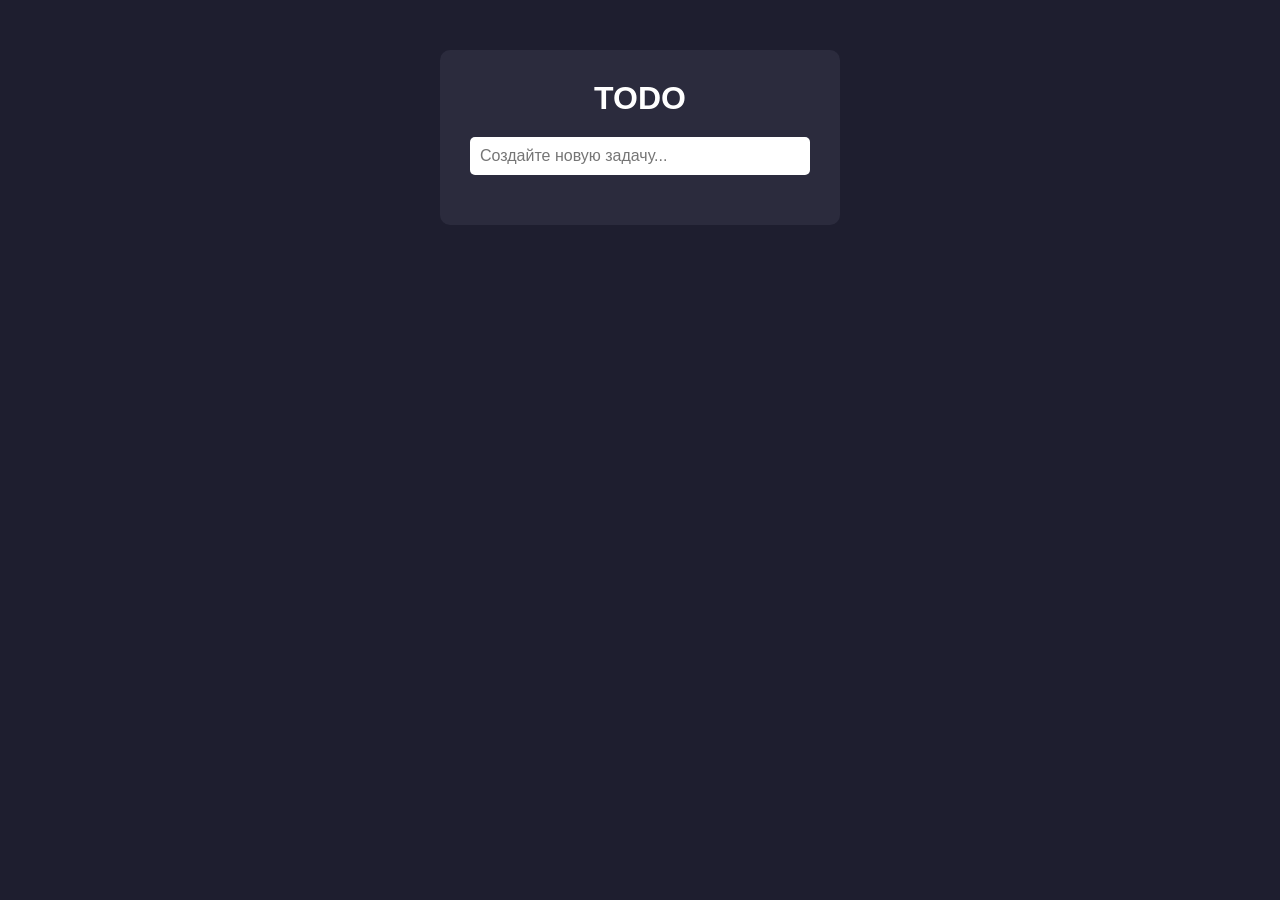
<file: control_work_1/index.html>
<!DOCTYPE html>
<html lang="en">
<head>
    <meta charset="UTF-8">
    <meta name="viewport" content="width=device-width, initial-scale=1.0">
    <title>Document</title>
    <link rel="stylesheet" href="./style.css">
</head>
<body>
 
 <div class="todo-app">

    <h1>TODO</h1>
    <input type="text" id="newTask" placeholder="Создайте новую задачу...">
    <ul id="taskList"></ul>
  </div>


    <script src="./main.js"></script>
</body>
</html>
</file>
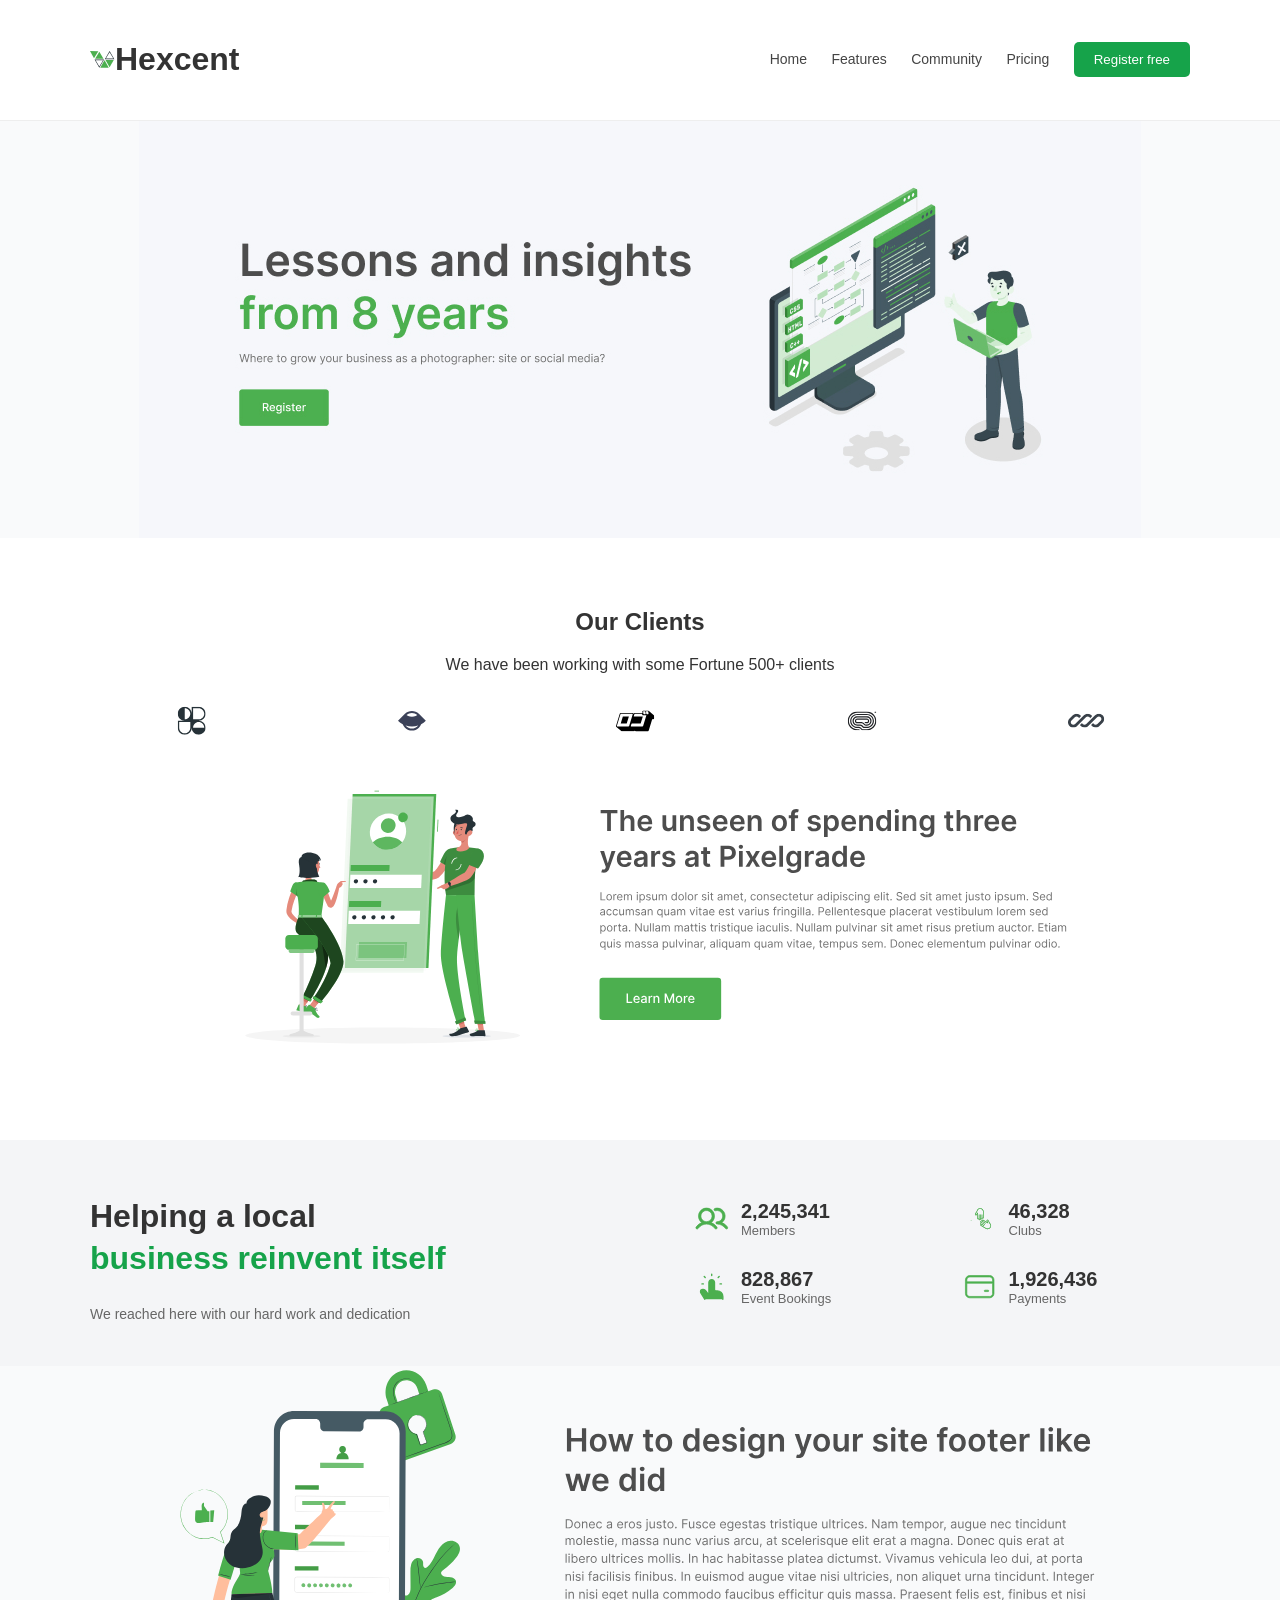
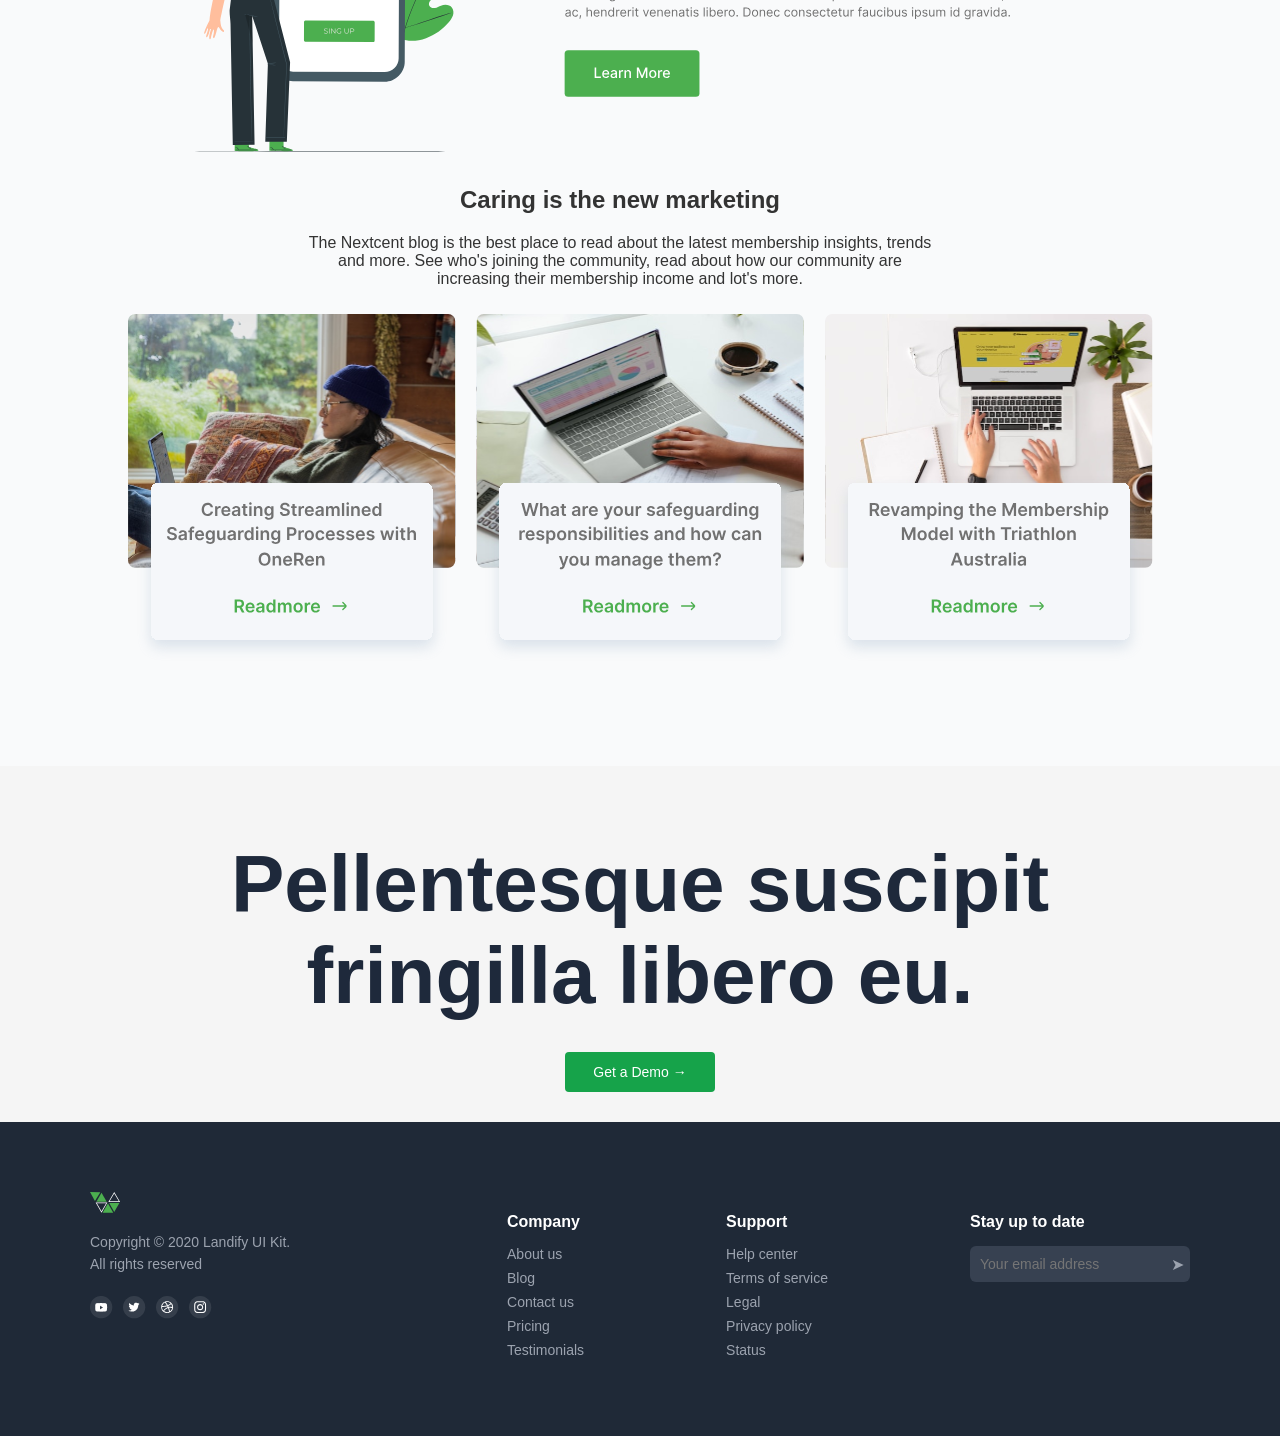
<file: control_work_2/index.html>
<!DOCTYPE html>
<!DOCTYPE html>
<html lang="ru">
<head>
  <meta charset="UTF-8">
  <meta name="viewport" content="width=device-width, initial-scale=1.0">
  <title>Minimal Landing Page</title>
  <link rel="stylesheet" href="style.css">
</head>
<body>
  <header>
    <div class="container header">
      <div class="logo"> <img src="./Icon.svg" alt=""> <h1>Hexcent</h1></div>
      <nav>
        <a href="#">Home</a>
        <a href="#">Features</a>
        <a href="#">Community</a>
        <a href="#">Pricing</a>
        <button class="btn">Register free</button>
      </nav>
    </div>
  </header>

  <section class="hero">
      <img src="./Hero Section.jpg" alt="">
  </section>

  <section class="clients">
    <div class="container">
      <h1 class="subtitle">Our Clients</h1>
      <p>We have been working with some Fortune 500+ clients</p>
      <div class="client-logos">
        <img src="./Logo.svg" alt="">
        <img src="./Vector.svg" alt="">
        <img src="./Logo (2).svg" alt="">
        <img src="./Logo (3).svg" alt="">
        <img src="./Logo (4).svg" alt="">
      </div>
        <img class="banner" src="./Unlock.svg" alt="">
    </div>
  </section>

   <section class="stats-section">
  <div class="container stats-grid">
    <div class="stats-left">
      <h2>Helping a local <br><span>business reinvent itself</span></h2>
      <p>We reached here with our hard work and dedication</p>
    </div>

    <div class="stats-right">
      <div class="stat-item">
        <img src="./Icon (4).svg" alt="">
        <div>
          <h3>2,245,341</h3>
          <p>Members</p>
        </div>
      </div>

      <div class="stat-item">
        <img src="./Icon (2).svg" alt="">
        <div>
          <h3>46,328</h3>
          <p>Clubs</p>
        </div>
      </div>

      <div class="stat-item">
        <img src="./Icon (1).svg" alt="">
        <div>
          <h3>828,867</h3>
          <p>Event Bookings</p>
        </div>
      </div>

      <div class="stat-item">
        <img src="./Icon (3).svg" alt="" srcset="">
        <div>
          <h3>1,926,436</h3>
          <p>Payments</p>
        </div>
      </div>
    </div>
  </div>
</section>

  <img class="alt_banner" src="./Unlock (2).svg" alt="">

  <section class="articles">
    <div class="container_text">
      <h2>Caring is the new marketing</h2>
      <p class="subtitle">The Nextcent blog is the best place to read about the latest membership insights, trends and more. See who's joining the community, read about how our community are increasing their membership income and lot's more.​</p>
    </div>
  </section>
  <img class="another_banner" src="./Frame 15.svg" alt="">

   <section class="cta-section">
  <div class="container">
    <h2>Pellentesque suscipit fringilla libero eu.</h2>
    <button class="btn-cta">Get a Demo →</button>
  </div>
</section>

<footer class="footer">
  <div class="container footer-grid">
    <div class="footer-left">
      <img src="./Icon (5).svg" alt="">
      <p>Copyright © 2020 Landify UI Kit.<br>All rights reserved</p>
      <div class="footer-icons">
        <img src="./Social Icons.png" alt="">
        <img src="./Social Icons (2).svg" alt="">
        <img src="./Social Icons (3).svg" alt="">
        <img src="./Social Icons (4).svg" alt="">
      </div>
    </div>

    <div class="footer-col">
      <h4>Company</h4>
      <ul>
        <li>About us</li>
        <li>Blog</li>
        <li>Contact us</li>
        <li>Pricing</li>
        <li>Testimonials</li>
      </ul>
    </div>

    <div class="footer-col">
      <h4>Support</h4>
      <ul>
        <li>Help center</li>
        <li>Terms of service</li>
        <li>Legal</li>
        <li>Privacy policy</li>
        <li>Status</li>
      </ul>
    </div>

    <div class="footer-col">
      <h4>Stay up to date</h4>
      <div class="subscribe-box">
        <input type="email" placeholder="Your email address">
        <button class="send-btn">➤</button>
      </div>
    </div>
  </div>
</footer>

</body>
</html>
</file>
<file: control_work_1/style.css>
@import url('https://fonts.googleapis.com/css2?family=Roboto:ital,wght@0,100..900;1,100..900&display=swap');

*{
    margin: 0;
    padding: 0;
    box-sizing: border-box;
}

body{
    font-family: 'Roboto';
}

.container{
    width: 800px;
    margin: 100px auto;   
    padding: 20px 30px;
    border: 1px solid black;
    border-radius: 20px;
    background-color: rgb(236, 236, 236);
}

.title{
    text-align: center;
    font-size: 36px;
    text-transform: uppercase;
    font-weight: 400;
    margin-bottom: 20px;
}

.addTodo{
    width: 100%;
    display: flex;
    gap: 20px;
}

.addTodo input{
    width: 70%;
    padding: 12px 20px;
    background-color: transparent;
    outline: none;
    border: 1px solid black;
    border-radius: 15px;
}

.addTodo button{
    width: 30%;
    background-color: transparent;
    border: 1px solid black;
    border-radius: 15px;
    transition: .3s all;
}

.addTodo button:hover{
    background: black;
    color: white;
}

.titleList{
    margin-top: 20px;
    font-weight: 400;
    margin-bottom: 10px;
}

.list{
    list-style: none;
}

.list li{
    display: flex;
    align-items: center;
    gap: 20px;
    margin-bottom: 20px;
}

.list li p{
    width: 70%;
}

.list li div{
    width: 30%;
    display: flex;
    justify-content: space-between;
    gap: 10px;
}

.list li div button{
    width: 100%;
    background-color: transparent;
    border: 1px solid black;
    border-radius: 15px;
    transition: .3s all;
    padding: 10px 0;
}

.list li div button:hover{
    background: black;
    color: white;
}

.done {
    text-decoration: line-through;
}

body{
     font-family: Arial, sans-serif;
      background: #1e1e2f;
      color: white;
      display: flex;
      justify-content: center;
      align-items: start;
      padding-top: 50px;
      height: 100vh;
      margin: 0;
    }

    .todo-app {
      background: #2b2b3d;
      padding: 30px;
      border-radius: 10px;
      width: 400px;
    }

    h1 {
      text-align: center;
      margin-bottom: 20px;
    }

    input[type="text"] {
      width: 100%;
      padding: 10px;
      border: none;
      border-radius: 5px;
      margin-bottom: 20px;
      font-size: 16px;
    }

    ul {
      list-style: none;
      padding: 0;
    }

    li {
      background: #3b3b4d;
      padding: 10px;
      margin-bottom: 10px;
      border-radius: 5px;
      display: flex;
      justify-content: space-between;
      align-items: center;
    }

    li.done {
      text-decoration: line-through;
      opacity: 0.6;
    }

    .text {
      flex: 1;
      cursor: pointer;
    }

    .actions button {
      background: transparent;
      border: none;
      color: white;
      font-size: 16px;
      margin-left: 10px;
      cursor: pointer;
    }

    input.edit {
      flex: 1;
      padding: 5px;
      font-size: 16px;
    }
</file>
<file: control_work_2/style.css>
body {
  font-family: 'Inter', sans-serif;
  margin: 0;
  background: #f9fafb;
  color: #333;
}

.container {
  width: 1100px;
  max-width: 90%;
  margin: 0 auto;
}

header {
  background: #fff;
  border-bottom: 1px solid #eee;
}

.header {
  display: flex;
  justify-content: space-between;
  align-items: center;
  padding: 20px 0;
}

nav a {
  text-decoration: none;
  color: #444;
  margin-right: 20px;
  font-size: 14px;
}

.logo{
    display: flex;
  justify-content: space-between;
  align-items: center;
}

.hero{
    display: flex;
    justify-content: center;
}

.btn {
  background: #16a34a;
  color: #fff;
  border: none;
  padding: 10px 20px;
  border-radius: 5px;
}

.clients {
    display: flex;
    background: #fff;
    padding: 50px 0;
    text-align: center;
}

.client-logos {
  margin-top: 30px;
  display: flex;
  justify-content: space-around;
  gap: 20px;
}

.banner{
    width: 105%;
}

.stats-section {
  background: #f4f5f7;
  padding: 30px 0;
}

.stats-grid {
  display: flex;
  justify-content: space-between;
  align-items: center;
}

.stats-left {
  width: 45%;
}

.stats-left h2 {
  font-size: 32px;
  color: #333;
  font-weight: 700;
  line-height: 1.3;
}

.stats-left h2 span {
  color: #16a34a;
}

.stats-left p {
  margin-top: 10px;
  color: #666;
  font-size: 14px;
}

.stats-right {
  width: 45%;
  display: grid;
  grid-template-columns: 1fr 1fr;
  gap: 30px 40px;
}

.stat-item {
  display: flex;
  align-items: center;
  gap: 12px;
}

.stat-item .icon {
  width: 30px;
  height: 30px;
  background: #16a34a;
  border-radius: 6px;
}

.stat-item h3 {
  margin: 0;
  font-size: 20px;
  color: #333;
  font-weight: 700;
}

.stat-item p {
  margin: 0;
  font-size: 13px;
  color: #666;
}

.alt_banner{
  width: 100%;
}

.articles {
  padding: 10px 300px;
  text-align: center;
  width: 50%;
}

.another_banner{
  width: 100%;
  padding: 0 0 100px;
}

.cta-section {
  background: whitesmoke;
  text-align: center;
  padding: 5px 0 30px;
}

.cta-section h2 {
  font-size: 80px;
  color: #1e293b;
  font-weight: 700;
  margin-bottom: 30px;
}

.btn-cta {
  background: #16a34a;
  color: #fff;
  font-size: 14px;
  padding: 12px 28px;
  border: none;
  border-radius: 4px;
  cursor: pointer;
}

.footer {
  background: #1f2937;
  color: #e5e7eb;
  padding: 70px 0;
}

.footer-grid {
  display: flex;
  justify-content: space-between;
  align-items: flex-start;
}

.footer-left {
  width: 25%;
}

.footer-logo {
  width: 120px;
  height: 40px;
  background: #16a34a;
  border-radius: 5px;
  margin-bottom: 20px;
}

.footer-left p {
  font-size: 14px;
  color: #9ca3af;
  line-height: 1.6;
}

.footer-icons {
  display: flex;
  gap: 10px;
  margin-top: 20px;
}

.footer-icons .icon {
  width: 28px;
  height: 28px;
  background: #374151;
  border-radius: 50%;
}

.footer-col h4 {
  font-size: 16px;
  color: #fff;
  margin-bottom: 15px;
}

.footer-col ul {
  list-style: none;
  padding: 0;
  margin: 0;
}

.footer-col li {
  font-size: 14px;
  color: #9ca3af;
  margin-bottom: 8px;
}

.subscribe-box {
  display: flex;
  align-items: center;
  background: #374151;
  border-radius: 6px;
  overflow: hidden;
  width: 220px;
  margin-top: 10px;
}

.subscribe-box input {
  border: none;
  outline: none;
  background: transparent;
  padding: 10px;
  color: #fff;
  font-size: 14px;
  flex: 1;
}

.send-btn {
  background: none;
  border: none;
  color: #9ca3af;
  font-size: 16px;
  cursor: pointer;
}
</file>
